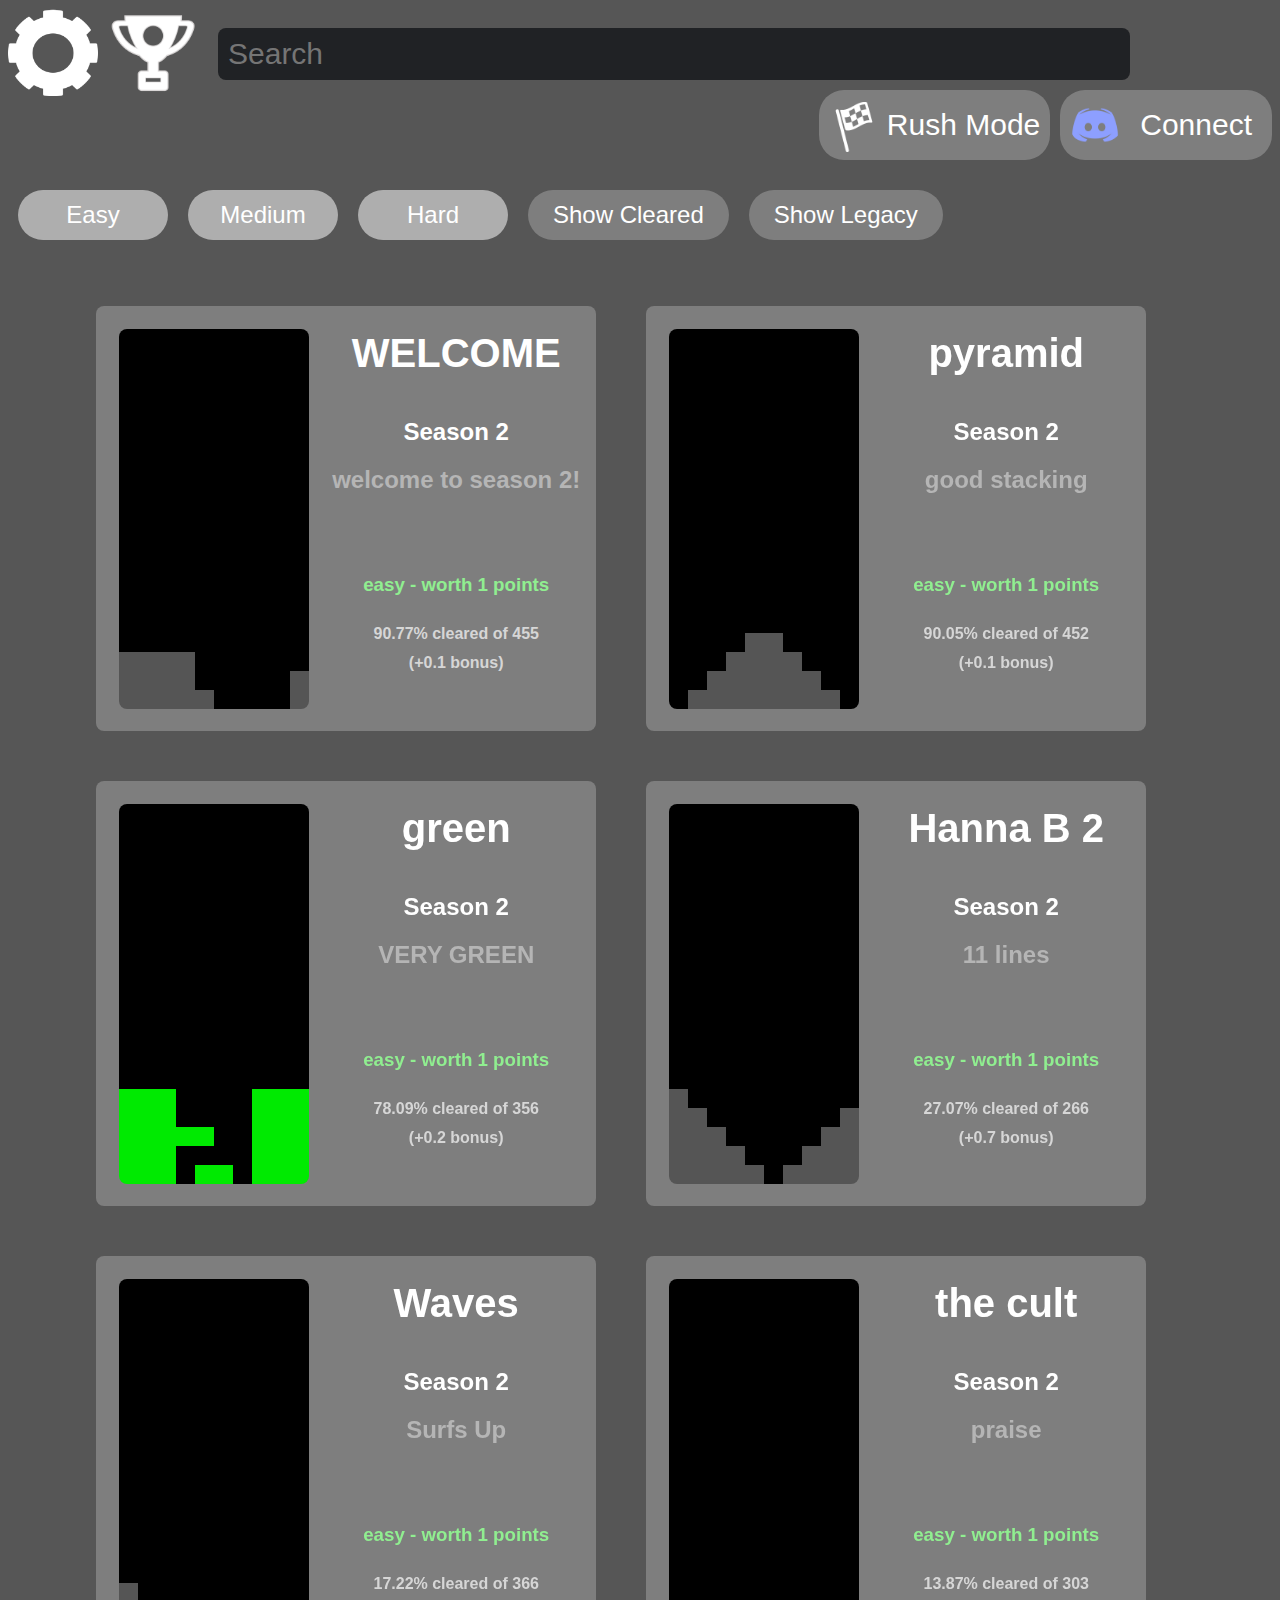
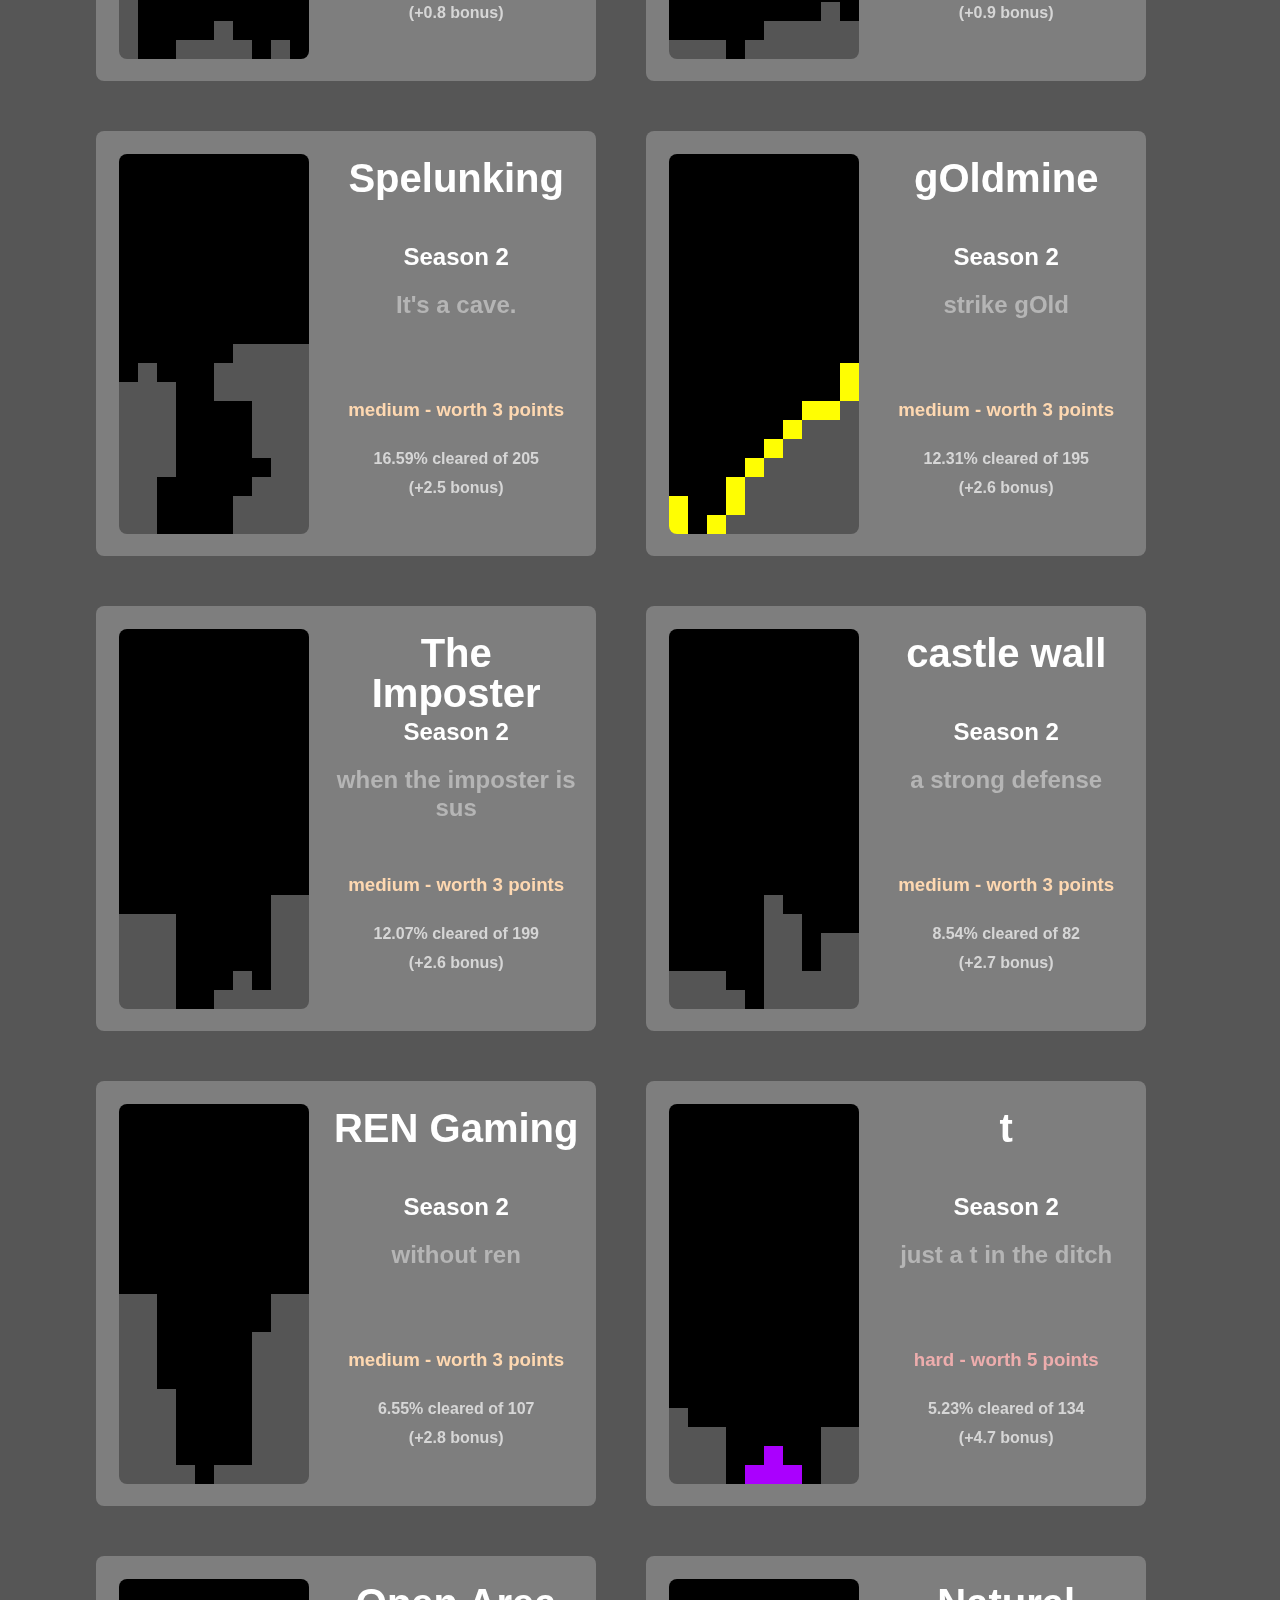
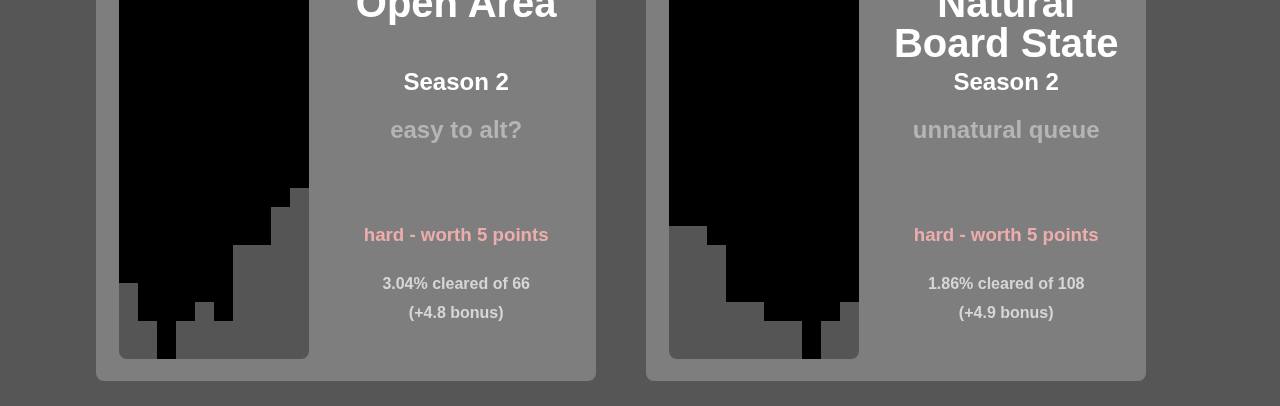
<file: index.html>
<!DOCTYPE html>
<html>
<head>
	<title>T-Spin Puzzles</title>
  <link rel="stylesheet" href="styling.css">
  <link rel="icon" href="./2w.png">
</head>
<body>
  <script src="https://code.jquery.com/jquery-3.1.1.min.js"></script>
  <div id="header">
    <a href="settings" class="headers">
      <img src="settings.png" alt="Settings" height="90" width="90">
    </a>
    <a href="leaderboard" class="headers">
      <img src="leaderboard.png" alt="Leaderboard" height="90" width="90">
    </a>
		<a href="/create" class="headers create" id="create">
      <img src="create.png" alt="Create" height="90" width="90">
    </a>
    <div class="headers" id="search-div">
      <input type="text" id="search" placeholder="Search" autocomplete="off">
    </div>
		<div id="discord-div">
      <a id="login" href="https://discord.com/api/oauth2/authorize?client_id=758498275677437962&redirect_uri=https%3A%2F%2Ftwowi.de%2F&response_type=token&scope=identify">
        <div id="discord">
          <img src="discord.png" height="50" width="50" alt="Leaderboard" id="icon" class="headers">
          <div id="info" class="headers">
            Connect
        	</div>
        </div>
      </a>
    </div>
    
	<a href="./rush">
		<div class="rushHeader">
		 <img
		  src="rush.png"
		  alt="Rush"
		  height="50"
		  style="vertical-align: middle"
		  width="50"
		 />
		 Rush Mode
		</div>
	   </a>
		<div class="headersContainer">
			<div class="headers filter-div">
	      <button type="button" name="easy" class="filter">Easy</button>
	    </div>
	    <div class="headers filter-div">
	      <button type="button" name="medium" class="filter">Medium</button>
	    </div>
	    <div class="headers filter-div">
	      <button type="button" name="hard" class="filter">Hard</button>
	    </div>
	    <div class="headers filter-div">
	      <button type="button" name="show_cleared" class="filter" style="background: #7E7E7E;">Show Cleared</button>
	    </div>
      <div class="headers filter-div">
	      <button type="button" name="show_legacy" class="filter" style="background: #7E7E7E;">Show Legacy</button>
	    </div>
		</div>
  </div>
  <br><br>
  <div class="levels">

  </div>

  <script src="index.js"></script>
  <script src="./home.js"></script>
</body>
</html>
</file>
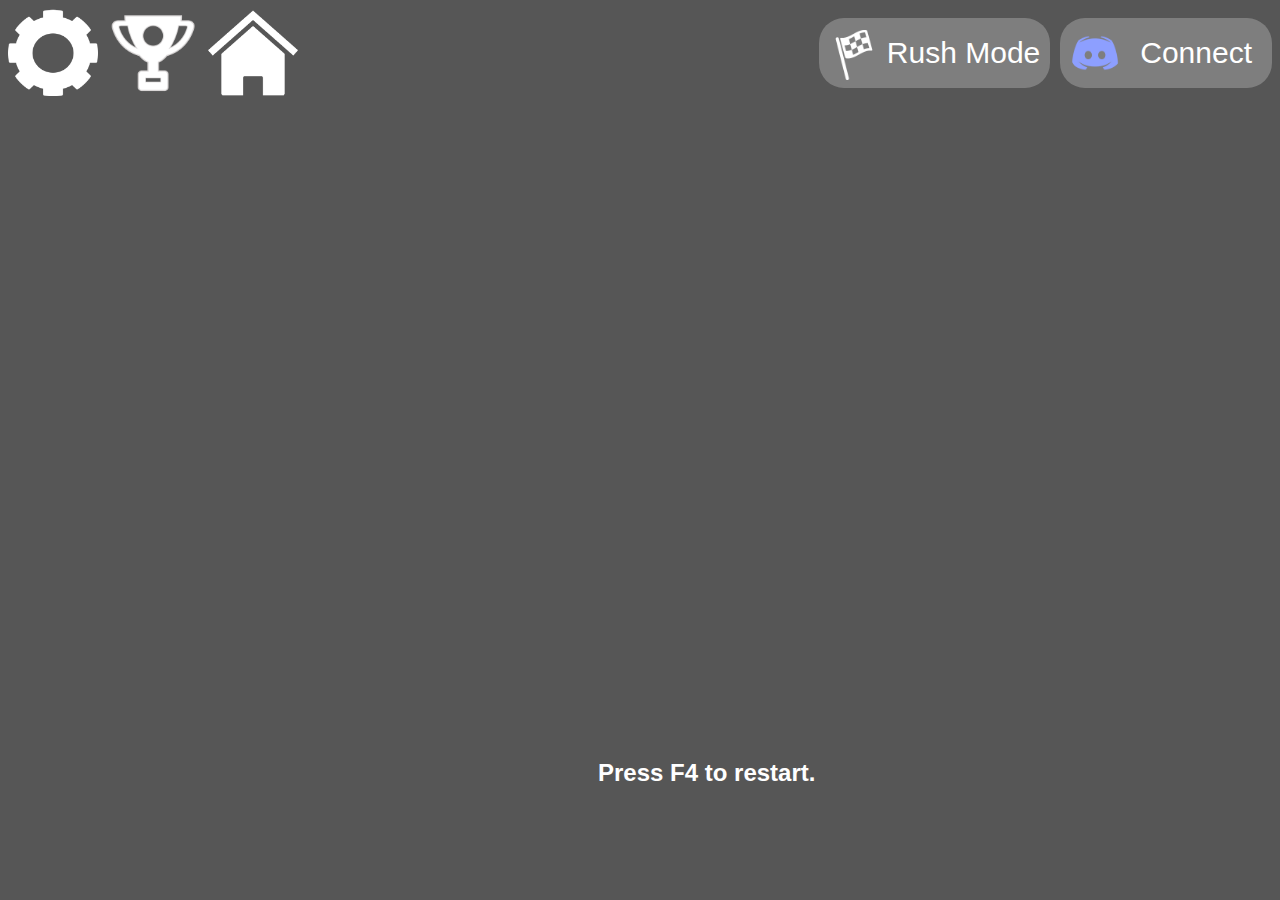
<file: game.html>
<!DOCTYPE html>
<html>
<title>T-Spin Puzzles</title>
<link rel="stylesheet" href="./styling.css">
<link rel="icon" href="./2w.png">
</head>

<body>
  <script src="https://code.jquery.com/jquery-3.1.1.min.js"></script>
  <div id="header">
    <a href="settings" class="headers">
      <img src="./settings.png" alt="Settings" height="90" width="90">
    </a>
    <a href="leaderboard" class="headers">
      <img src="./leaderboard.png" alt="Leaderboard" height="90" width="90">
    </a>
    <a href="./" class="headers">
      <img src="./home.png" alt="Home" height="90" width="90">
    </a>
    <a href="./create" class="headers create" id="create">
      <img src="./create.png" alt="Create" height="90" width="90">
    </a>
    <div id="discord-div">
      <a id="login"
        href="https://discord.com/api/oauth2/authorize?client_id=758498275677437962&amp;redirect_uri=https%3A%2F%2Ftwowi.de%2F&amp;response_type=token&amp;scope=identify">
        <div id="discord">
          <img src="./discord.png" height="50" width="50" alt="Leaderboard"
            id="icon" class="headers">
          <div id="info" class="headers">
            Connect
          </div>
        </div>
      </a>
    </div>
    <a href="./rush">
      <div class="rushHeader">
        <img src="./rush.png" alt="Rush" height="50"
          style="vertical-align: middle" width="50" />
        Rush Mode
      </div>
    </a>

  </div>
  <br><br>
  <div class="game info">
    <canvas id="tetris" class="game board" width="504" height="604"></canvas>
    <h1 class="game title" id="title">Title</h1>
    <div class="game goals" id="checklist">
    </div>
    <button type="button" name="delete" class="delete" id="delete" onclick="deletePuzzle();">Delete</button>
    <h1 class="preview completed" id="completed" style="display:none;">Completed</h1>
  </div>
  <h2 style="position:absolute; margin-left:590px; margin-top:620px;">Press <span id="restartKey">F4</span> to restart.
  </h2>
  <script src="./index.js"></script>
  <script src="./tetris.js" difficulty="test" setup="controls"
    id="gameCode"></script>
  <script src="./game.js"></script>
</body>

</html>
</file>
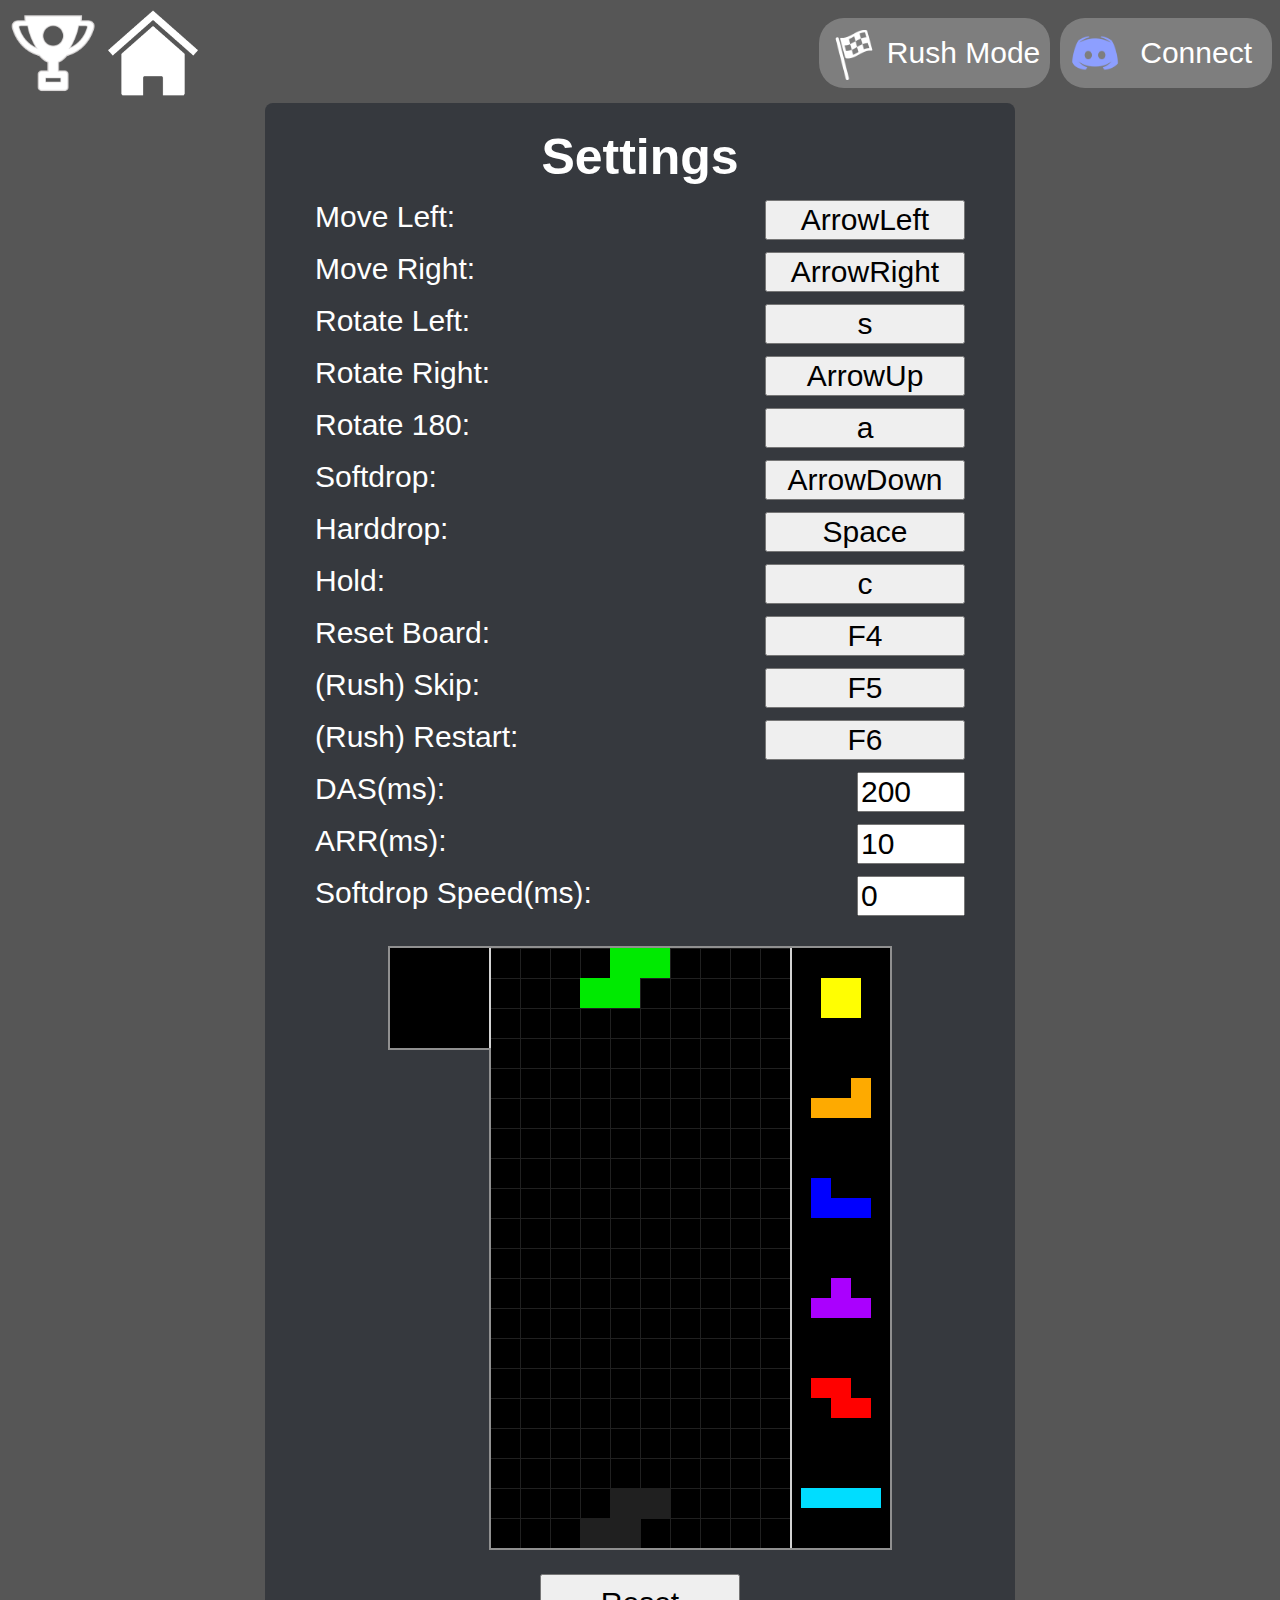
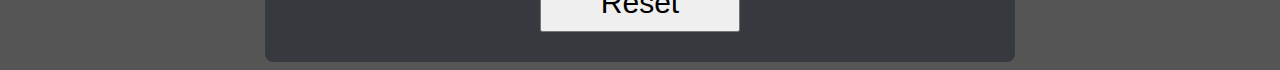
<file: settings.html>
<!DOCTYPE html>
<html>

<title>Settings</title>
<link rel="stylesheet" href="./styling.css">
<link rel="icon" href="./2w.png">
</head>



<script src="https://code.jquery.com/jquery-3.1.1.min.js"></script>
<div id="header">
    <a href="leaderboard" class="headers">
        <img src="./leaderboard.png" alt="Leaderboard" height="90" width="90">
    </a>
    <a href="./" class="headers">
        <img src="./home.png" alt="Home" height="90" width="90">
    </a>
    <a href="./create" class="headers create" id="create">
        <img src="./create.png" alt="Create" height="90" width="90">
    </a>
    <div id="discord-div">
        <a id="login"
            href="https://discord.com/api/oauth2/authorize?client_id=758498275677437962&amp;redirect_uri=https%3A%2F%2Ftwowi.de%2F&amp;response_type=token&amp;scope=identify">
            <div id="discord">
                <img src="./discord.png" height="50" width="50" alt="Leaderboard" id="icon" class="headers">
                <div id="info" class="headers">
                    Connect
                </div>
            </div>
        </a>
    </div>

    <a href="./rush">
        <div class="rushHeader">
            <img src="./rush.png" alt="Rush" height="50" style="vertical-align: middle" width="50" />
            Rush Mode
        </div>
    </a>
</div>
<div class="settings">
    <h1 class="title">
        Settings
    </h1>
    <label for="move_left">Move Left:</label>
    <button type="button" name="move_left" class="controls"></button>
    <br><br>
    <label for="move_right">Move Right:</label>
    <button type="button" name="move_right" class="controls"></button>
    <br><br>
    <label for="rotate_left">Rotate Left:</label>
    <button type="button" name="rotate_left" class="controls"></button>
    <br><br>
    <label for="rotate_right">Rotate Right:</label>
    <button type="button" name="rotate_right" class="controls"></button>
    <br><br>
    <label for="rotate_180">Rotate 180:</label>
    <button type="button" name="rotate_180" class="controls"></button>
    <br><br>
    <label for="softdrop">Softdrop:</label>
    <button type="button" name="softdrop" class="controls"></button>
    <br><br>
    <label for="harddrop">Harddrop:</label>
    <button type="button" name="harddrop" class="controls"></button>
    <br><br>
    <label for="hold">Hold:</label>
    <button type="button" name="hold" class="controls"></button>
    <br><br>
    <label for="restart">Reset Board:</label>
    <button type="button" name="restart" class="controls"></button>
    <br><br>
    <label for="skip">(Rush) Skip:</label>
    <button type="button" name="skip" class="controls">F5</button>
    <br><br>
    <label for="reset">(Rush) Restart:</label>
    <button type="button" name="reset" class="controls">F6</button>
    <br><br>
    <label for="DAS">DAS(ms):</label>
    <input id="DAS" name="DAS" type="number" value="10" style="width: 100px;font-size: 30px;float:right;">
    <br><br>
    <label for="ARR">ARR(ms):</label>
    <input id="ARR" name="ARR" type="number" value="10" style="width: 100px;font-size: 30px;float:right;">
    <br><br>
    <label for="grav_ARR">Softdrop Speed(ms):</label>
    <input id="grav_ARR" name="grav_ARR" type="number" value="10" style="width: 100px;font-size: 30px;float:right;">
    <br><br><br>
    <div class="test-board">
        <canvas id="tetris" class="contrls" width="504" height="604"></canvas>
    </div>
    <button type="button" name="resetControls" class="options"
        style="padding:10px;margin:20px;float:left; margin-left: 225px;">Reset</button>
</div>
<script src="./index.js"></script>
<script src="./controls.js"></script>
<script src="./tetris.js" difficulty="test" setup="controls" id="gameCode"></script>
</body>

</html>
</file>
<file: styling.css>
body {
	background-color: #565656;
	/* font-family: "Bahnschrift", Times, serif; */
	font-family: Futura, Trebuchet MS, Arial, sans-serif;
	color: white;
}
.headers {
	float: left;
	margin-right: 10px;
}
.headers.create {
	display: none;
}
.headersContainer {
	display: inline-block;
}
#discord {
	border-radius: 25px;
	background: #7e7e7e;
	font-size: 30px;
	color: white;
	padding: 10px;
	height: 50px;
	float: right;
	line-height: 50px;
}
#discord-div {
	padding-top: 10px;
	float: right;
}

.rushHeader {
	margin: 10px;
	float: right;

	border-radius: 25px;
	background: #7e7e7e;
	font-size: 30px;
	color: white;
	padding: 10px;
	height: 50px;
	float: right;
	line-height: 50px;
}
#icon {
	padding-right: 10px;
	border-radius: 50%;
}
#search {
	width: 900px;
	background-color: #202225;
	font-size: 30px;
	color: white;
	border: none;
	border-bottom-left-radius: 8px;
	border-bottom-right-radius: 8px;
	border-top-left-radius: 8px;
	border-top-right-radius: 8px;
	height: 50px;
	padding-left: 10px;
}
#search-div {
	padding-top: 20px;
	padding-left: 10px;
}
.filter-div {
	padding-top: 20px;
	padding-left: 10px;
}
.filter {
	padding-left: 25px;
	padding-right: 25px;
	border-radius: 25px;
	height: 50px;
	border: none;
	background: #aeaeae;
	color: white;
	font-size: 24px;
	min-width: 150px;
}
.title {
	text-align: center;
	color: white;
	font-size: 50px;
	line-height: 20px;
}
.settings {
	margin: auto;
	box-sizing: border-box;
	padding-left: 50px;
	padding-right: 50px;
	padding-top: 10px;
	padding-bottom: 10px;
	width: 750px;
	min-height: 110vh;
	position: relative;
	background-color: #36393e;
	border-bottom-left-radius: 8px;
	border-bottom-right-radius: 8px;
	border-top-left-radius: 8px;
	border-top-right-radius: 8px;
	display: block;
	overflow: auto;
}
#header {
	padding-bottom: 1px;
	overflow: hidden;
}
label {
	color: white;
	font-size: 30px;
}
.controls {
	min-width: 200px;
	font-size: 30px;
	float: right;
}
.game {
	float: left;
}
.game.title {
	margin-left: 50px;
	width: 600px;
	text-align: left;
}
.game.board {
	margin-left: 400px;
}
.game.info {
	width: 1600px;
}
.game.goals {
	margin-left: 75px;
	color: #cacaca;
	width: 600px;
	height: 400px;
}
.test-board {
	width: 100%;
	text-align: center;
}
.options {
	min-width: 200px;
	font-size: 30px;
	float: right;
}
.levels {
	margin: auto;
	width: 90%;
}
.levels a {
	display: block;
}
.level {
	display: none;
	margin: 25px;
	float: left;
	width: 500px;
	height: 425px;
	background-color: #7e7e7e;
	border-bottom-left-radius: 8px;
	border-bottom-right-radius: 8px;
	border-top-left-radius: 8px;
	border-top-right-radius: 8px;
}
.preview {
	float: left;
}
.preview.board {
	margin: 22.5px;
	border-bottom-left-radius: 8px;
	border-bottom-right-radius: 8px;
	border-top-left-radius: 8px;
	border-top-right-radius: 8px;
}
.preview.title {
	width: 250px;
	height: 60px;
	margin-bottom: 10px;
	font-size: 40px;
	line-height: 1;
}
.preview.season {
	width: 250px;
	text-align: center;
	color: white;
	margin: 0px;
	margin-top: 15px;
}
.preview.description {
	width: 250px;
	color: #b5b5b5;
	text-align: center;
	height: 70px;
}
.preview.difficulty {
	width: 250px;
	text-align: center;
}
.preview.difficulty.easy {
	color: #90ee90;
}
.preview.difficulty.medium {
	color: #fed8b1;
}
.preview.difficulty.hard {
	color: #edadad;
}
.preview.winrate {
	width: 250px;
	color: #d6d6d6;
	margin-top: 10px;
	text-align: center;
}
.preview.bonus {
	width: 250px;
	color: #d6d6d6;
	margin-top: -10px;
	margin-bottom: 25px;
	text-align: center;
}
.preview.completed {
	text-align: center;
	width: 250px;
	color: #90ee90;
	margin-top: -10px;
}
.leaderboard.icon {
	float: left;
	margin-right: 10px;
	border-radius: 50%;
}
.leaderboard.title {
	margin: auto;
	text-align: center;
}
.leaderboard.div {
	width: 1000px;
	background-color: #7e7e7e;
	border-bottom-left-radius: 8px;
	border-bottom-right-radius: 8px;
	border-top-left-radius: 8px;
	border-top-right-radius: 8px;
	margin: auto;
	padding: 5px;
}
.leaderboard.list {
	font-size: 40px;
	margin-left: 50px;
	margin-right: 20px;
}
.leaderboard.item {
	height: 70px;
	line-height: 50px;
	color: white;
	font-size: 40px;
}
.column {
	float: left;
}
.column.name {
	width: 80%;
}
.column.points {
	text-align: right;
	width: 13%;
}
.leaderboardPoints {
	margin-right: 5px;
}
.column.diff {
	width: 7%;
	text-align: right;
	font-size: 25px;
	color: #90ee90;
}
a {
	text-decoration: none;
}
.profile.card {
	overflow: hidden;
	margin: 50px;
	height: 600px;
	width: 400px;
	float: left;
	text-align: center;
	border-bottom-left-radius: 8px;
	border-bottom-right-radius: 8px;
	border-top-left-radius: 8px;
	border-top-right-radius: 8px;
	background-color: #7e7e7e;
}
.profile.best {
	color: white;
	float: left;
	text-align: center;
	margin-top: 100px;
	margin-left: 100px;
	margin-right: 150px;
	border-bottom-left-radius: 8px;
	border-bottom-right-radius: 8px;
	border-top-left-radius: 8px;
	border-top-right-radius: 8px;
	background-color: #7e7e7e;
	width: 650px;
	height: 500px;
}
.profile.history {
	overflow-x: hidden;
	overflow-y: scroll;
	overflow-y: auto;
	color: white;
	float: left;
	text-align: center;
	margin-top: 50px;
	width: 400px;
	height: 600px;
	border-bottom-left-radius: 8px;
	border-bottom-right-radius: 8px;
	border-top-left-radius: 8px;
	border-top-right-radius: 8px;
	background-color: #7e7e7e;
}
.history.title {
	float: left;
	font-size: 20px;
	line-height: 15px;
	margin-right: 5px;
}
.history.winrate {
	float: left;
	line-height: 20px;
	font-size: 15px;
	color: #cfcfcf;
}
.history.score {
	float: right;
	line-height: 20px;
	margin-right: 10px;
}
.historyLink {
	color: white;
}
.astext {
	background: none;
	border: none;
	margin: 0;
	padding: 0;
	cursor: pointer;
	color: white;
	font-size: 20px;
}
.sortHistory {
	font-size: 20px;
	font-weight: bold;
}
.profile.recent {
	color: white;
	float: left;
	text-align: center;
	margin-top: 50px;
	margin-left: 125px;
	width: 600px;
	border-bottom-left-radius: 8px;
	border-bottom-right-radius: 8px;
	border-top-left-radius: 8px;
	border-top-right-radius: 8px;
	background-color: #7e7e7e;
}
.innerprofile {
	margin: 30px;
}
.innerprofile.pfp {
	border-radius: 50%;
}
#easy {
	color: #90ee90;
}
#medium {
	color: #fed8b1;
}
#hard {
	color: #edadad;
}
#best {
	border-bottom-left-radius: 8px;
	border-bottom-right-radius: 8px;
	border-top-left-radius: 8px;
	border-top-right-radius: 8px;
	float: left;
	margin: 25px;
	margin-right: -10px;
	margin-left: 70px;
}
#bestName {
	float: left;
	margin-top: 30px;
	height: 50px;
	width: 296px;
	margin-left: 50px;
	margin-right: 50px;
}
#bestDescription {
	color: #b5b5b5;
	float: left;
	height: 125px;
	width: 296px;
	margin-left: 50px;
	margin-right: 50px;
}
#bestDifficulty {
	float: left;
	width: 296px;
	margin-left: 50px;
	margin-right: 50px;
}
#bestWinrate {
	color: #d6d6d6;
}
#recent {
	border-bottom-left-radius: 8px;
	border-bottom-right-radius: 8px;
	border-top-left-radius: 8px;
	border-top-right-radius: 8px;
	margin-top: 10px;
}
#recentName {
	width: 250px;
	margin: auto;
	margin-top: 20px;
	text-align: center;
}
.create.canvas {
	float: left;
	border: solid 2px white;
	margin-top: 50px;
}
.canvasContainer {
	float: left;
	width: 304px;
	margin-left: 300px;
	height: 800px;
}
.paletteContainer {
	margin: auto;
}
.palette {
	height: 38px;
	width: 38px;
	border: 2px solid grey;
}
.palette.Grey {
	background-color: #555555;
}
.palette.Z {
	background-color: #ff0100;
}
.palette.L {
	background-color: #feaa00;
}
.palette.O {
	background-color: #fffe02;
}
.palette.S {
	background-color: #00ea01;
}
.palette.I {
	background-color: #00ddff;
}
.palette.J {
	background-color: #0000ff;
}
.palette.T {
	background-color: #aa00fe;
}
.create.form {
	float: left;
	margin: 50px;
}
.create.submit {
	height: 50px;
	width: 100px;
	font-size: 20px;
}
.import {
	height: 50px;
	font-size: 20px;
}
.createInput {
	height: 30px;
	float: right;
	margin-left: 100px;
}
.createInput.checkbox {
	height: 30px;
	width: 30px;
}
.input_fields_wrap {
	float: right;
}
.goal {
	text-align: right;
}
.createVal {
	width: 50px;
	margin-right: 10px;
}
.remove_field {
	color: white;
}
.add_field_button {
	float: right;
	height: 25px;
	width: 100px;
	margin-top: 10px;
	margin-bottom: 10px;
}
.sandbox {
	-webkit-user-select: none;
	-moz-user-select: none;
	user-select: none;
}
.delete {
	color: red;
	font-size: 30px;
	border: solid red;
	background: orange;
	display: none;
	margin: auto;
}
.palette {
	float: left;
}
.rushTitle {
	margin: auto;
	text-align: center;
	font-size: 50px;
	margin-bottom: 25px;
}
.timer {
	width: 100%;
}
.flex-grid {
	display: flex;
}
.col {
	flex: 1;
	text-align: center;
	width: 32%;
}
.rushBoard {
	margin: auto;
}
.rush.goals {
	color: #cacaca;
}
.rushContainer {
	margin: auto;
	width: 1400px;
}
.completeContainer {
	border: 2px solid #eeeeee;
	background-color: #888888;
	margin-top: 7.5%;
	height: 75%;
	width: 80%;
	border-bottom-left-radius: 8px;
	border-bottom-right-radius: 8px;
	border-top-left-radius: 8px;
	border-top-right-radius: 8px;
}
.completedTracker {
	width: 80%;
	margin: auto;
	height: 70%;
	margin-top: 5%;
	overflow-y: hidden;
}
.tracked {
	float: left;
	text-align: center;
	width: 24px;
	margin: 3px;
	font-size: 12px;
	display: none;
	font-weight: bold;
}
.correct {
	color: #87c265;
}
.incorrect {
	color: #ed4c5c;
}
.trackedIcon {
	margin-left: 3px;
	margin-right: 3px;
	height: 18px;
	width: 18px;
}
.goalsContainer {
	width: 80%;
	margin-left: 20%;
}
.rushDiv {
	border: solid 2px grey;
	width: 500px;
	height: 800px;
	overflow-y: auto;
}
#max_lines {
	width: 100%;
	background-color: grey;
}
#lines_sent {
	width: 0%;
	height: 30px;
	background-color: lightgreen;
	transition: 1s;
}
.rushStart {
	font-weight: bold;
	margin-top: 120px;
	margin-bottom: 412px;
	background-color: #44c767;
	border-radius: 16px;
	border: 1px solid #18ab29;
	display: inline-block;
	cursor: pointer;
	color: #ffffff;
	font-family: Arial;
	font-size: 28px;
	padding: 31px 60px;
	text-decoration: none;
}
.rushStart:hover {
	background-color: #54d777;
}
.rushStart:active {
	position: relative;
	top: 1px;
}
#gameOverDiv {
	display: none; /* Hidden by default */
	position: fixed; /* Stay in place */
	z-index: 1; /* Sit on top */
	left: 0;
	top: 0;
	width: 100%; /* Full width */
	height: 100%; /* Full height */
	overflow: auto; /* Enable scroll if needed */
	background-color: rgb(0, 0, 0); /* Fallback color */
	background-color: rgba(0, 0, 0, 0.4); /* Black w/ opacity */
}
#gameOverContent {
	background-color: #555;
	margin: 5% auto; /* 15% from the top and centered */
	padding: 20px;
	border: 1px solid #888;
	width: 300px; /* Could be more or less, depending on screen size */
	height: 500px;
	text-align: center;
}
.gameOverText {
	text-align: center;
	font-size: 30px;
	margin: 10px;
}
#endingBoard {
	margin: 10px;
}
.endOptions {
	background-color: #088024;
	border: 1px solid #3b6e22;
	display: inline-block;
	cursor: pointer;
	color: #ffffff;
	font-family: Arial;
	font-size: 16px;
	font-weight: bold;
	padding: 7px 12px;
	text-decoration: none;
	margin: 10px;
}
.endOptions:hover {
	background-color: #68a54b;
}
.endOptions:active {
	position: relative;
	top: 1px;
}
#shareButtons {
	display: inline-block;
	margin: 10px;
}
.afterStart {
	display: none;
}
#miniLeaderboardDiv {
	border: 2px solid #eeeeee;
	background-color: #888888;
	float: right;
	margin-top: 15%;
	width: 90%;
	border-bottom-left-radius: 8px;
	border-bottom-right-radius: 8px;
	border-top-left-radius: 8px;
	border-top-right-radius: 8px;
	padding: 10px;
	padding-bottom: 0px;
	height: 500px;
	overflow-y: auto;
}
.miniLeaderboardItem {
	font-size: 20px;
	height: 35px;
	line-height: 25px;
	color: white;
}
.miniLeaderboardName {
	float: left;
	white-space: nowrap;
	overflow: hidden;
	max-width: 210px;
	text-align: left;
}
.miniLeaderboardPoints {
	float: right;
}
.error {
	display: none;
}
.error_link {
	color: #b0b0b0;
}
.error_link:hover {
	text-decoration: underline;
}
#startBtn {
	display: none;
}
/* Orz changes pog */
a,
button {
	cursor: pointer;
}
a:hover,
button:hover {
	filter: brightness(125%);
}
button:active {
	box-shadow: 0 5px #666;
	transform: translateY(4px);
  }
</file>
